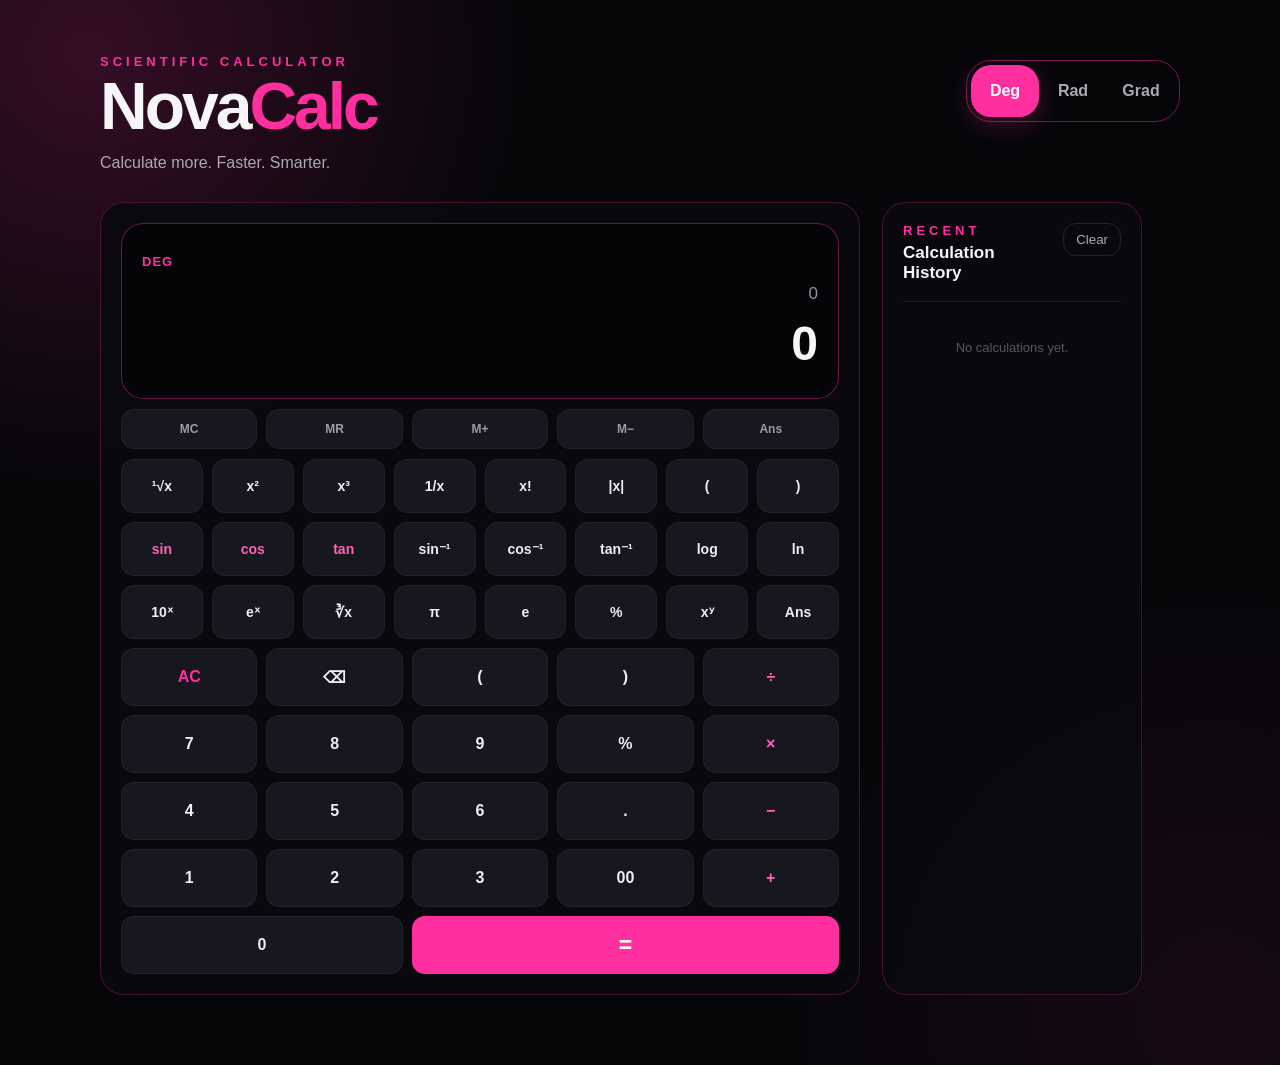
<file: WebDev-L2-Calculator/index.html>
<!DOCTYPE html>
<html lang="en">
<head>
  <meta charset="UTF-8">
  <meta name="viewport" content="width=device-width, initial-scale=1.0">
  <title>NovaCalc — Scientific Calculator</title>
  <link rel="stylesheet" href="style.css">
</head>
<body>

  <main class="app">
    <header class="header">
      <div class="brand">
        <div class="eyebrow">SCIENTIFIC CALCULATOR</div>
        <h1>Nova<span>Calc</span></h1>
        <p>Calculate more. Faster. Smarter.</p>
      </div>

      <div class="angle-switch">
        <button class="angle active" data-angle="DEG">Deg</button>
        <button class="angle" data-angle="RAD">Rad</button>
        <button class="angle" data-angle="GRAD">Grad</button>
      </div>
    </header>

    <section class="workspace">

      <div class="calculator-card">
        <div class="display">
          <div class="display-mode" id="displayMode">DEG</div>
          <div class="expression" id="expression">0</div>
          <div class="answer" id="answer">0</div>
        </div>

        <div class="memory-row">
          <button data-action="memory-clear">MC</button>
          <button data-action="memory-recall">MR</button>
          <button data-action="memory-add">M+</button>
          <button data-action="memory-subtract">M−</button>
          <button data-action="ans">Ans</button>
        </div>

        <div class="scientific-grid">
          <button data-action="function" data-value="sqrt(">¹√x</button>
          <button data-action="function" data-value="square">x²</button>
          <button data-action="function" data-value="cube">x³</button>
          <button data-action="function" data-value="inverse">1/x</button>
          <button data-action="function" data-value="factorial">x!</button>
          <button data-action="function" data-value="abs">|x|</button>
          <button data-action="input" data-value="(">(</button>
          <button data-action="input" data-value=")">)</button>

          <button class="pink-text" data-action="function" data-value="sin(">sin</button>
          <button class="pink-text" data-action="function" data-value="cos(">cos</button>
          <button class="pink-text" data-action="function" data-value="tan(">tan</button>
          <button data-action="function" data-value="asin(">sin⁻¹</button>
          <button data-action="function" data-value="acos(">cos⁻¹</button>
          <button data-action="function" data-value="atan(">tan⁻¹</button>
          <button data-action="function" data-value="log(">log</button>
          <button data-action="function" data-value="ln(">ln</button>

          <button data-action="function" data-value="10^">10ˣ</button>
          <button data-action="function" data-value="e^">eˣ</button>
          <button data-action="function" data-value="cbrt(">∛x</button>
          <button data-action="constant" data-value="pi">π</button>
          <button data-action="constant" data-value="e">e</button>
          <button data-action="input" data-value="%">%</button>
          <button data-action="input" data-value="^">xʸ</button>
          <button data-action="ans">Ans</button>
        </div>

        <div class="keypad">
          <button class="danger" data-action="clear">AC</button>
          <button data-action="backspace">⌫</button>
          <button data-action="input" data-value="(">(</button>
          <button data-action="input" data-value=")">)</button>
          <button class="operator" data-action="input" data-value="/">÷</button>

          <button data-action="input" data-value="7">7</button>
          <button data-action="input" data-value="8">8</button>
          <button data-action="input" data-value="9">9</button>
          <button data-action="input" data-value="%">%</button>
          <button class="operator" data-action="input" data-value="*">×</button>

          <button data-action="input" data-value="4">4</button>
          <button data-action="input" data-value="5">5</button>
          <button data-action="input" data-value="6">6</button>
          <button data-action="input" data-value=".">.</button>
          <button class="operator" data-action="input" data-value="-">−</button>

          <button data-action="input" data-value="1">1</button>
          <button data-action="input" data-value="2">2</button>
          <button data-action="input" data-value="3">3</button>
          <button data-action="input" data-value="00">00</button>
          <button class="operator" data-action="input" data-value="+">+</button>

          <button class="zero" data-action="input" data-value="0">0</button>
          <button class="equals" data-action="equals">=</button>
        </div>
      </div>

      <aside class="history-card">
        <div class="history-title">
          <div>
            <div class="eyebrow">RECENT</div>
            <h2>Calculation History</h2>
          </div>
          <button id="clearHistory">Clear</button>
        </div>
        <div id="historyList" class="history-list">
          <div class="empty-history">No calculations yet.</div>
        </div>
      </aside>

    </section>
  </main>

  <script src="script.js"></script>
</body>
</html>
</file>
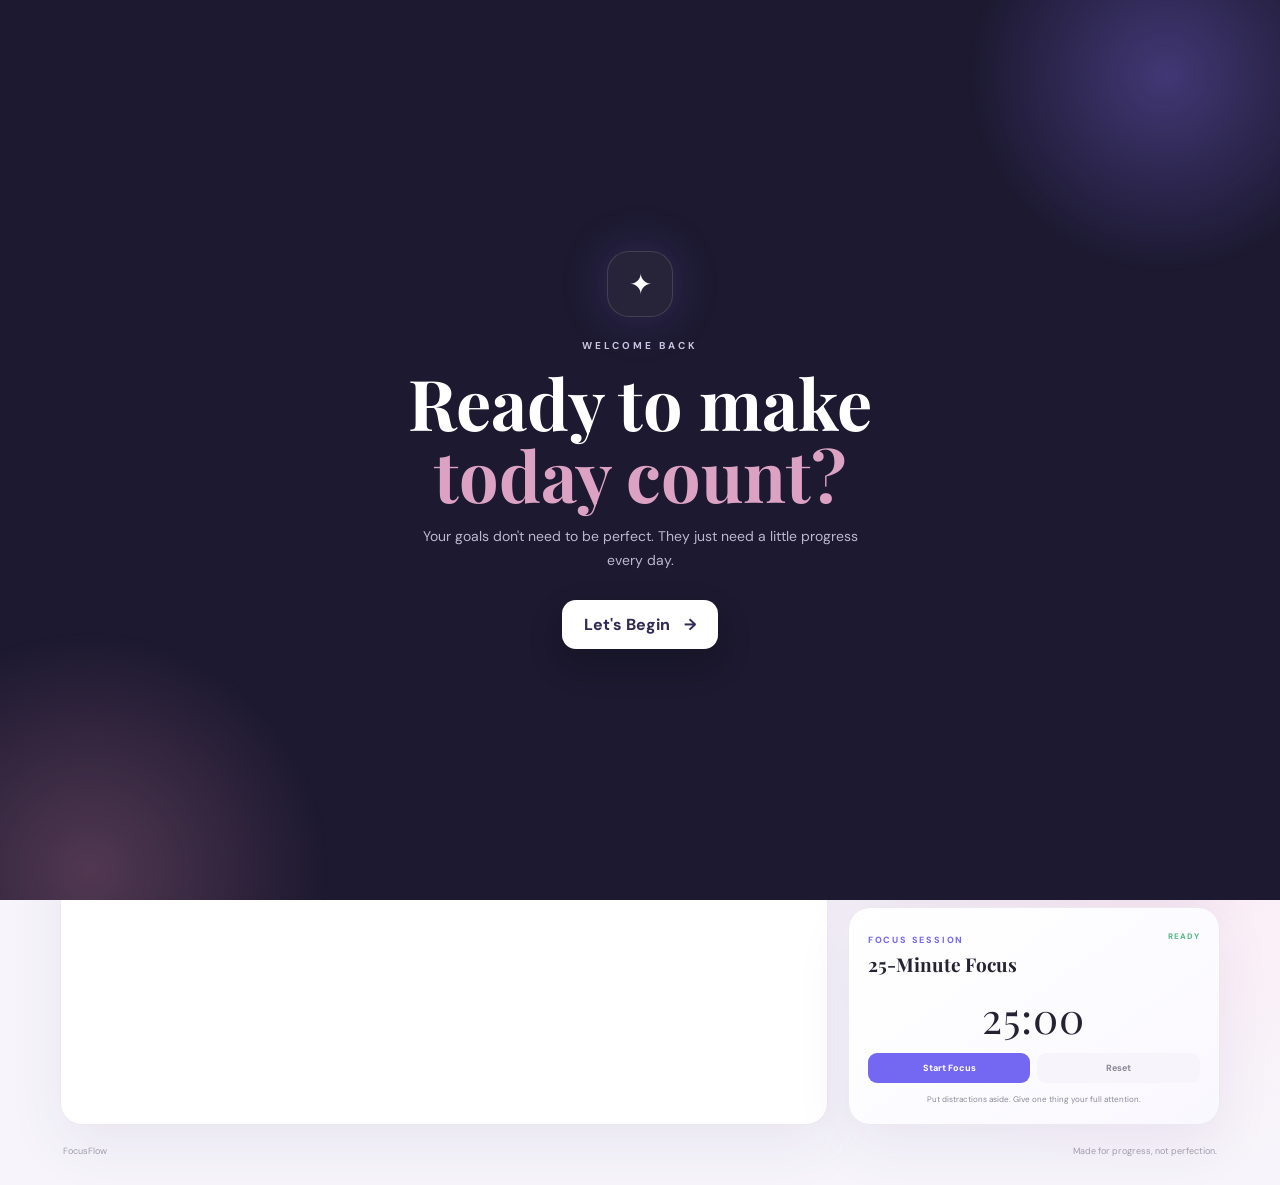
<file: WebDev-L2-ToDo-Web-App/index.html>
<!DOCTYPE html>
<html lang="en">
<head>
<meta charset="UTF-8">
<meta name="viewport" content="width=device-width, initial-scale=1.0">
<title>FocusFlow — Grow With Purpose</title>
<link rel="preconnect" href="https://fonts.googleapis.com">
<link rel="preconnect" href="https://fonts.gstatic.com" crossorigin>
<link href="https://fonts.googleapis.com/css2?family=DM+Sans:wght@400;500;600;700&family=Playfair+Display:wght@600;700&display=swap" rel="stylesheet">
<link rel="stylesheet" href="style.css">
</head>
<body>
<div id="welcome" class="welcome-screen">
  <div class="welcome-orb orb-one"></div><div class="welcome-orb orb-two"></div>
  <div class="welcome-card">
    <div class="welcome-symbol">✦</div>
    <p class="welcome-label">WELCOME BACK</p>
    <h1>Ready to make<br><span>today count?</span></h1>
    <p>Your goals don't need to be perfect. They just need a little progress every day.</p>
    <button id="enterBtn">Let's Begin <span>→</span></button>
  </div>
</div>

<main class="app">
  <header class="topbar">
    <div class="brand"><div class="brand-icon">✦</div><div><b>FocusFlow</b><small>grow with purpose</small></div></div>
    <div class="top-actions">
      <button id="quoteBtn" class="icon-btn" title="New quote">✧</button>
      <button id="themeBtn" class="icon-btn" title="Toggle theme">☾</button>
    </div>
  </header>

  <section class="hero-grid">
    <div class="hero-copy">
      <p class="eyebrow">YOUR DAILY SPACE</p>
      <h1>Small steps.<br><em>Big progress.</em></h1>
      <p id="dateText"></p>
      <div class="quote-card">
        <span class="quote-mark">“</span>
        <p id="quoteText"></p>
        <button id="nextQuote">New thought ↗</button>
      </div>
    </div>
    <div class="progress-card">
      <div class="progress-head"><div><span>DAILY PROGRESS</span><b id="progressPercent">0%</b></div><div class="progress-ring" id="progressRing"><strong id="progressNumber">0</strong><small>/ tasks</small></div></div>
      <div class="big-progress"><div id="progressFill"></div></div>
      <div class="progress-meta"><span id="doneMeta">0 completed</span><span id="pendingMeta">0 pending</span></div>
      <div class="streak"><span>🔥</span><div><b id="streakCount">0 day streak</b><small>Keep showing up — consistency wins.</small></div></div>
    </div>
  </section>

  <section class="dashboard-grid">
    <div class="main-column">
      <div class="section-title"><div><span class="eyebrow">GET THINGS DONE</span><h2>Today's Tasks</h2></div><span id="taskCount" class="count-chip">0 tasks</span></div>
      <form id="taskForm" class="add-task">
        <input id="taskInput" maxlength="100" placeholder="What would make today feel productive?" autocomplete="off">
        <select id="priorityInput" aria-label="Priority"><option value="high">High</option><option value="medium" selected>Medium</option><option value="low">Low</option></select>
        <button>Add Task <span>+</span></button>
      </form>
      <div class="task-tools">
        <div class="search"><span>⌕</span><input id="searchInput" placeholder="Search your tasks..."></div>
        <div class="filters"><button class="filter active" data-filter="all">All</button><button class="filter" data-filter="high">High</button><button class="filter" data-filter="medium">Medium</button><button class="filter" data-filter="low">Low</button><button class="filter" data-filter="done">Done</button></div>
      </div>
      <div id="taskList" class="task-list"></div>
    </div>

    <aside class="side-column">
      <section class="panel dream-panel">
        <div class="panel-title"><div><span class="eyebrow">VISION</span><h3>Dream Board ☁</h3></div><button id="addDream" class="mini-add">+</button></div>
        <p class="panel-note">Write the things you're working toward.</p>
        <div id="dreamList" class="dream-list"></div>
      </section>

      <section class="panel habit-panel">
        <div class="panel-title"><div><span class="eyebrow">DAILY RITUALS</span><h3>Habit Garden 🌱</h3></div><button id="addHabit" class="mini-add">+</button></div>
        <p class="panel-note">Tiny habits become a life you love.</p>
        <div id="habitList" class="habit-list"></div>
      </section>

      <section class="panel timer-panel">
        <div class="panel-title"><div><span class="eyebrow">FOCUS SESSION</span><h3>25-Minute Focus</h3></div><span class="timer-status" id="timerStatus">READY</span></div>
        <div class="timer"><span id="timerDisplay">25:00</span></div>
        <div class="timer-buttons"><button id="timerStart">Start Focus</button><button id="timerReset">Reset</button></div>
        <p class="timer-tip">Put distractions aside. Give one thing your full attention.</p>
      </section>
    </aside>
  </section>

  <footer><span>FocusFlow</span><span>Made for progress, not perfection.</span></footer>
</main>

<div id="modal" class="modal hidden"><div class="modal-box"><button id="modalClose" class="modal-close">×</button><p id="modalEyebrow" class="eyebrow"></p><h3 id="modalTitle"></h3><input id="modalInput" maxlength="80"><div class="modal-actions"><button id="modalCancel" class="secondary">Cancel</button><button id="modalSave" class="primary">Save</button></div></div></div>
<div id="toast" class="toast"></div>
<div id="confetti" class="confetti"></div>
<script src="script.js"></script>
</body>
</html>
</file>
<file: WebDev-L2-Calculator/style.css>
* {
  box-sizing: border-box;
  margin: 0;
  padding: 0;
}

:root {
  --pink: #ff2fa0;
  --pink-soft: #ff63b8;
  --bg: #060609;
  --panel: #0b0b10;
  --button: #17171f;
  --button-hover: #20202a;
  --border: rgba(255, 47, 160, 0.24);
  --text: #f6f6f8;
  --muted: #8c8c99;
}

body {
  min-height: 100vh;
  background:
    radial-gradient(circle at 7% 5%, rgba(255, 47, 160, .19), transparent 28%),
    radial-gradient(circle at 95% 95%, rgba(255, 47, 160, .07), transparent 28%),
    var(--bg);
  color: var(--text);
  font-family: Inter, Arial, Helvetica, sans-serif;
}

.app {
  width: min(1080px, 92vw);
  margin: 0 auto;
  padding: 54px 0 70px;
}

.header {
  display: flex;
  justify-content: space-between;
  align-items: flex-start;
  gap: 30px;
  margin-bottom: 30px;
}

.eyebrow {
  color: var(--pink);
  font-size: 13px;
  font-weight: 900;
  letter-spacing: 4px;
}

.brand h1 {
  margin-top: 4px;
  font-size: clamp(48px, 6vw, 66px);
  line-height: 1;
  letter-spacing: -3px;
}

.brand h1 span {
  color: var(--pink);
}

.brand p {
  margin-top: 15px;
  color: #aaaab3;
  font-size: 16px;
}

.angle-switch {
  display: flex;
  align-items: center;
  padding: 4px;
  border: 1px solid rgba(255, 47, 160, .45);
  border-radius: 25px;
  margin-top: 6px;
}

.angle {
  min-width: 68px;
  height: 52px;
  border: 0;
  border-radius: 20px;
  background: transparent;
  color: #aaaab3;
  font-size: 16px;
  font-weight: 800;
  cursor: pointer;
}

.angle.active {
  background: var(--pink);
  color: white;
  box-shadow: 0 7px 25px rgba(255, 47, 160, .25);
}

.workspace {
  display: grid;
  grid-template-columns: minmax(0, 760px) 260px;
  gap: 22px;
  align-items: stretch;
}

.calculator-card,
.history-card {
  background: rgba(10, 10, 15, .92);
  border: 1px solid var(--border);
  border-radius: 24px;
}

.calculator-card {
  padding: 20px;
}

.display {
  height: 176px;
  padding: 30px 20px 20px;
  border: 1px solid rgba(255, 47, 160, .4);
  border-radius: 22px;
  background: #050507;
  overflow: hidden;
}

.display-mode {
  color: var(--pink);
  font-size: 13px;
  font-weight: 900;
  letter-spacing: 1px;
}

.expression {
  height: 34px;
  margin-top: 15px;
  color: #92929c;
  font-size: 17px;
  text-align: right;
  overflow-x: auto;
  white-space: nowrap;
}

.answer {
  margin-top: 2px;
  font-size: 48px;
  font-weight: 800;
  text-align: right;
  line-height: 1;
  overflow-x: auto;
  white-space: nowrap;
}

.memory-row {
  display: grid;
  grid-template-columns: repeat(5, 1fr);
  gap: 9px;
  margin: 10px 0;
}

.memory-row button,
.scientific-grid button,
.keypad button {
  border: 1px solid rgba(255,255,255,.045);
  border-radius: 13px;
  background: var(--button);
  color: #eeeeF2;
  font-weight: 750;
  cursor: pointer;
  transition: .12s ease;
}

.memory-row button {
  height: 40px;
  color: #9c9ca8;
  font-size: 12px;
}

.scientific-grid {
  display: grid;
  grid-template-columns: repeat(8, 1fr);
  gap: 9px;
}

.scientific-grid button {
  height: 54px;
  font-size: 14px;
}

.scientific-grid button:hover,
.keypad button:hover,
.memory-row button:hover {
  background: var(--button-hover);
  transform: translateY(-1px);
}

.pink-text {
  color: var(--pink-soft) !important;
}

.keypad {
  display: grid;
  grid-template-columns: repeat(5, 1fr);
  gap: 9px;
  margin-top: 9px;
}

.keypad button {
  height: 58px;
  font-size: 16px;
}

.keypad .danger {
  color: var(--pink);
}

.operator {
  color: var(--pink-soft) !important;
}

.zero {
  grid-column: span 2;
}

.equals {
  grid-column: span 3;
  background: var(--pink) !important;
  color: white !important;
  font-size: 23px !important;
  border-color: transparent !important;
}

button:active {
  transform: scale(.96) !important;
}

.history-card {
  padding: 20px;
  min-height: 600px;
}

.history-title {
  display: flex;
  align-items: flex-start;
  justify-content: space-between;
  gap: 10px;
  padding-bottom: 18px;
  border-bottom: 1px solid rgba(255,255,255,.09);
}

.history-title h2 {
  margin-top: 5px;
  font-size: 17px;
}

#clearHistory {
  border: 1px solid rgba(255,255,255,.1);
  border-radius: 13px;
  background: transparent;
  color: #aaaab3;
  padding: 8px 12px;
  cursor: pointer;
}

.history-list {
  max-height: 520px;
  overflow-y: auto;
}

.empty-history {
  padding: 38px 4px;
  color: #555560;
  text-align: center;
  font-size: 13px;
}

.history-item {
  padding: 14px 3px;
  border-bottom: 1px solid rgba(255,255,255,.06);
  cursor: pointer;
}

.history-expression {
  color: #8d8d98;
  font-size: 12px;
  word-break: break-all;
}

.history-answer {
  margin-top: 5px;
  color: var(--pink-soft);
  font-size: 18px;
  font-weight: 800;
  word-break: break-all;
}

@media (max-width: 900px) {
  .workspace {
    grid-template-columns: 1fr;
  }

  .history-card {
    min-height: 250px;
  }

  .header {
    align-items: center;
  }
}

@media (max-width: 650px) {
  .app {
    width: 96vw;
    padding-top: 25px;
  }

  .header {
    flex-direction: column;
  }

  .angle-switch {
    align-self: stretch;
    justify-content: center;
  }

  .angle {
    flex: 1;
  }

  .scientific-grid {
    grid-template-columns: repeat(4, 1fr);
  }

  .calculator-card {
    padding: 12px;
  }

  .display {
    height: 150px;
  }
}
</file>
<file: WebDev-L2-ToDo-Web-App/style.css>
*{box-sizing:border-box;margin:0;padding:0}
:root{--bg:#f7f5fb;--card:#fff;--text:#242333;--muted:#8c899a;--line:#ece9f2;--purple:#7468f2;--purple2:#9a6de5;--pink:#e997c0;--green:#55b981;--yellow:#e7ad4b;--red:#e06b79;--shadow:0 20px 55px rgba(67,52,110,.08)}
body{font-family:"DM Sans",sans-serif;color:var(--text);background:radial-gradient(circle at 8% 8%,#eee9ff 0,transparent 27%),radial-gradient(circle at 90% 70%,#fdebf5 0,transparent 25%),var(--bg);min-height:100vh;transition:.3s}
body.dark{--bg:#171622;--card:#211f2d;--text:#f4f2fa;--muted:#aaa5b8;--line:#363344;--shadow:0 20px 55px rgba(0,0,0,.25);background:radial-gradient(circle at 10% 10%,#29243e,transparent 30%),radial-gradient(circle at 90% 70%,#302331,transparent 27%),var(--bg)}
button,input,select{font:inherit}button{cursor:pointer}
.welcome-screen{position:fixed;inset:0;z-index:50;display:grid;place-items:center;overflow:hidden;background:#1c1930;color:#fff;transition:opacity .7s,visibility .7s}
.welcome-screen.hide{opacity:0;visibility:hidden;pointer-events:none}
.welcome-orb{position:absolute;border-radius:50%;filter:blur(1px);animation:float 7s ease-in-out infinite}
.orb-one{width:430px;height:430px;right:-100px;top:-140px;background:radial-gradient(circle,#8e76ff55,transparent 65%)}
.orb-two{width:520px;height:520px;left:-170px;bottom:-230px;background:radial-gradient(circle,#e88fb044,transparent 65%);animation-delay:-3s}
.welcome-card{width:min(590px,calc(100% - 34px));text-align:center;position:relative;z-index:2;animation:welcomeUp .9s ease}
.welcome-symbol{width:66px;height:66px;margin:0 auto 22px;border:1px solid #ffffff22;border-radius:22px;display:grid;place-items:center;font-size:28px;background:#ffffff0d;box-shadow:0 0 50px #907cff33}
.welcome-label{font-size:10px;letter-spacing:3px;color:#c9c3df;font-weight:700}
.welcome-card h1{font-family:"Playfair Display",serif;font-size:clamp(43px,7vw,70px);line-height:1.02;margin:15px 0}.welcome-card h1 span{color:#dca2c4}
.welcome-card>p:not(.welcome-label){color:#bdb7d0;max-width:460px;margin:0 auto 27px;line-height:1.7;font-size:14px}
#enterBtn{border:0;border-radius:14px;padding:14px 22px;background:#fff;color:#332b55;font-weight:800;box-shadow:0 15px 35px #0003}#enterBtn span{margin-left:10px}
.app{width:min(1160px,calc(100% - 34px));margin:auto;padding:25px 0 28px}
.topbar{display:flex;align-items:center;justify-content:space-between;margin-bottom:34px}
.brand{display:flex;gap:10px;align-items:center}.brand-icon{width:38px;height:38px;border-radius:12px;display:grid;place-items:center;color:#fff;background:linear-gradient(135deg,var(--purple),var(--pink));box-shadow:0 9px 22px #7468f238}.brand b{display:block;font-size:16px}.brand small{color:var(--muted);font-size:9px;letter-spacing:1px;text-transform:uppercase}.top-actions{display:flex;gap:8px}.icon-btn{width:37px;height:37px;border:1px solid var(--line);border-radius:12px;background:var(--card);color:var(--muted)}
.hero-grid{display:grid;grid-template-columns:1.35fr .85fr;gap:20px;margin-bottom:24px}.hero-copy{padding:16px 4px}.eyebrow{font-size:9px;letter-spacing:1.8px;font-weight:800;color:var(--purple)}.hero-copy h1{font-family:"Playfair Display",serif;font-size:clamp(42px,5.4vw,66px);line-height:.98;letter-spacing:-1.5px;margin:10px 0 12px}.hero-copy h1 em{color:var(--purple);font-style:normal}.hero-copy>p:not(.eyebrow){font-size:12px;color:var(--muted)}
.quote-card{margin-top:26px;max-width:610px;padding:20px 22px;border:1px solid var(--line);background:#ffffff99;border-radius:20px;position:relative;box-shadow:var(--shadow)}body.dark .quote-card{background:#ffffff05}.quote-mark{position:absolute;top:8px;left:17px;font-family:Georgia;font-size:42px;color:#d8d2fb}.quote-card p{padding:5px 20px 5px 24px;font-family:"Playfair Display",serif;font-size:16px;line-height:1.5}.quote-card button{border:0;background:transparent;color:var(--purple);font-size:10px;font-weight:800;margin:8px 0 0 24px}
.progress-card{padding:23px;border-radius:24px;background:linear-gradient(145deg,#766bf5,#9173df);color:#fff;box-shadow:0 22px 45px #7468f235;position:relative;overflow:hidden}.progress-card:after{content:"";position:absolute;width:180px;height:180px;border-radius:50%;right:-70px;bottom:-80px;border:1px solid #ffffff1f;box-shadow:0 0 0 28px #ffffff09,0 0 0 56px #ffffff05}.progress-head{display:flex;align-items:center;justify-content:space-between}.progress-head>div:first-child span{display:block;font-size:9px;letter-spacing:1.6px;color:#ddd8ff;font-weight:800}.progress-head b{font-size:26px}.progress-ring{width:78px;height:78px;border:1px solid #ffffff40;border-radius:50%;display:flex;flex-direction:column;align-items:center;justify-content:center;background:#ffffff0d}.progress-ring strong{font-size:23px}.progress-ring small{font-size:8px;color:#ddd8ff}.big-progress{height:9px;background:#ffffff28;border-radius:99px;margin:25px 0 9px;overflow:hidden}.big-progress div{height:100%;width:0;background:#fff;border-radius:99px;transition:.5s}.progress-meta{display:flex;justify-content:space-between;font-size:10px;color:#e7e3ff}.streak{display:flex;gap:10px;align-items:center;border-top:1px solid #ffffff25;margin-top:20px;padding-top:17px}.streak>span{font-size:23px}.streak b{display:block;font-size:12px}.streak small{display:block;color:#d9d4fa;font-size:9px;margin-top:3px}
.dashboard-grid{display:grid;grid-template-columns:1.65fr .8fr;gap:20px}.main-column,.panel{background:var(--card);border:1px solid var(--line);border-radius:22px;box-shadow:var(--shadow)}.main-column{padding:24px}.section-title,.panel-title{display:flex;justify-content:space-between;align-items:flex-start}.section-title h2{font-family:"Playfair Display",serif;font-size:27px;margin-top:4px}.count-chip{background:#f1efff;color:var(--purple);padding:7px 10px;border-radius:99px;font-size:9px;font-weight:800}body.dark .count-chip{background:#302b48}
.add-task{display:grid;grid-template-columns:1fr 112px auto;gap:8px;margin-top:18px}.add-task input,.add-task select{border:1px solid var(--line);outline:none;border-radius:12px;background:var(--bg);color:var(--text);padding:12px 13px;font-size:12px}.add-task input:focus{border-color:var(--purple);box-shadow:0 0 0 3px #7468f218}.add-task button{border:0;border-radius:12px;padding:0 16px;color:#fff;background:var(--purple);font-weight:800;font-size:11px}.add-task button span{font-size:17px;margin-left:5px}
.task-tools{display:flex;justify-content:space-between;gap:10px;align-items:center;margin:14px 0}.search{display:flex;align-items:center;gap:5px;border:1px solid var(--line);border-radius:10px;padding:0 9px;flex:0 1 190px}.search span{color:var(--muted);font-size:18px}.search input{border:0;outline:0;background:transparent;color:var(--text);width:100%;padding:8px 2px;font-size:10px}.filters{display:flex;gap:4px;flex-wrap:wrap;justify-content:flex-end}.filter{border:1px solid var(--line);border-radius:8px;background:transparent;color:var(--muted);padding:6px 8px;font-size:9px;font-weight:700}.filter.active{background:#f0eeff;color:var(--purple);border-color:#ddd8ff}body.dark .filter.active{background:#302b48}
.task-list{min-height:160px}.task-card{display:grid;grid-template-columns:24px 1fr auto;gap:10px;align-items:center;padding:14px 3px;border-bottom:1px solid var(--line);animation:appear .25s ease}.task-card:last-child{border-bottom:0}.check{width:22px;height:22px;border:2px solid #d3d0dd;border-radius:7px;background:transparent;color:#fff}.check.done{background:var(--green);border-color:var(--green)}.task-info{min-width:0}.task-name{font-size:12px;font-weight:700;word-break:break-word}.task-card.done .task-name{text-decoration:line-through;color:var(--muted)}.task-time{font-size:9px;color:var(--muted);margin-top:3px}.priority{display:inline-block;margin-left:7px;padding:3px 6px;border-radius:5px;font-size:7px;text-transform:uppercase;letter-spacing:.6px}.priority.high{color:#d95b69;background:#fff0f2}.priority.medium{color:#b17c1f;background:#fff7e5}.priority.low{color:#3f9b70;background:#ecfaf3}.task-actions{display:flex;gap:5px}.task-actions button{border:1px solid var(--line);border-radius:7px;background:transparent;color:var(--muted);padding:5px 7px;font-size:8px}.task-actions .delete:hover{color:var(--red)}.empty{padding:48px 10px;text-align:center;color:var(--muted);font-size:10px}.empty b{display:block;color:var(--text);font-size:12px;margin-bottom:4px}
.side-column{display:flex;flex-direction:column;gap:20px}.panel{padding:19px}.panel-title h3{font-family:"Playfair Display",serif;font-size:19px;margin-top:3px}.mini-add{border:1px solid var(--line);width:27px;height:27px;border-radius:9px;background:transparent;color:var(--purple);font-size:17px}.panel-note{font-size:9px;color:var(--muted);margin:7px 0 12px}.dream-list,.habit-list{display:flex;flex-direction:column;gap:7px}.dream-item,.habit-item{display:flex;align-items:center;gap:8px;padding:9px;border:1px solid var(--line);border-radius:11px;background:var(--bg)}.dream-dot{width:7px;height:7px;border-radius:50%;background:linear-gradient(135deg,var(--purple),var(--pink));flex:none}.dream-item span,.habit-item span{font-size:10px;flex:1}.item-actions{display:flex;gap:2px}.item-actions button{border:0;background:transparent;color:var(--muted);font-size:10px}.habit-item.done{background:#eefaf4;border-color:#d9f0e4}.habit-item.done span{text-decoration:line-through;color:#6ea489}.habit-check{width:19px;height:19px;border:1px solid #d4d1df;border-radius:6px;background:transparent;color:white;font-size:9px}.habit-item.done .habit-check{background:var(--green);border-color:var(--green)}
.timer-panel{background:linear-gradient(145deg,#fff,#faf8ff)}body.dark .timer-panel{background:linear-gradient(145deg,#242131,#211f2d)}.timer-status{font-size:8px;letter-spacing:1px;color:var(--green);font-weight:800;padding-top:4px}.timer{text-align:center;margin:12px 0 8px}.timer span{font-family:"Playfair Display",serif;font-size:42px;letter-spacing:1px}.timer-buttons{display:flex;gap:7px}.timer-buttons button{flex:1;border:0;border-radius:9px;padding:9px;font-size:9px;font-weight:800}.timer-buttons button:first-child{color:#fff;background:var(--purple)}.timer-buttons button:last-child{color:var(--muted);background:var(--bg)}.timer-tip{text-align:center;color:var(--muted);font-size:8px;margin-top:10px;line-height:1.5}
footer{display:flex;justify-content:space-between;padding:20px 3px 0;color:#a09cab;font-size:9px}
.modal{position:fixed;inset:0;z-index:40;background:#15132688;backdrop-filter:blur(7px);display:grid;place-items:center}.modal.hidden{display:none}.modal-box{width:min(390px,calc(100% - 30px));background:var(--card);border:1px solid var(--line);border-radius:20px;padding:23px;position:relative;box-shadow:0 30px 70px #0003}.modal-close{position:absolute;right:13px;top:10px;border:0;background:transparent;color:var(--muted);font-size:22px}.modal-box h3{font-family:"Playfair Display",serif;font-size:25px;margin:5px 0 15px}.modal-box input{width:100%;padding:11px;border:1px solid var(--line);border-radius:10px;outline:none;background:var(--bg);color:var(--text)}.modal-actions{display:flex;justify-content:flex-end;gap:7px;margin-top:12px}.modal-actions button{border:0;border-radius:9px;padding:8px 12px;font-size:10px;font-weight:800}.secondary{background:var(--bg);color:var(--muted)}.primary{background:var(--purple);color:#fff}
.toast{position:fixed;bottom:22px;left:50%;transform:translate(-50%,20px);opacity:0;pointer-events:none;background:#242033;color:#fff;border-radius:12px;padding:10px 15px;font-size:10px;z-index:60;transition:.3s}.toast.show{opacity:1;transform:translate(-50%,0)}
.confetti{position:fixed;inset:0;pointer-events:none;z-index:70;overflow:hidden}.piece{position:absolute;top:-20px;width:7px;height:12px;animation:fall 1.3s ease-in forwards}
@keyframes welcomeUp{from{opacity:0;transform:translateY(25px)}to{opacity:1;transform:none}}@keyframes float{50%{transform:translateY(-20px) scale(1.05)}}@keyframes appear{from{opacity:0;transform:translateY(5px)}to{opacity:1;transform:none}}@keyframes fall{to{transform:translateY(105vh) rotate(700deg);opacity:0}}
@media(max-width:900px){.hero-grid,.dashboard-grid{grid-template-columns:1fr}.progress-card{min-height:230px}.side-column{display:grid;grid-template-columns:1fr 1fr}.timer-panel{grid-column:span 2}}
@media(max-width:650px){.app{width:min(100% - 20px,1160px);padding-top:18px}.topbar{margin-bottom:20px}.hero-copy h1{font-size:45px}.dashboard-grid{gap:14px}.main-column{padding:17px}.add-task{grid-template-columns:1fr 105px}.add-task button{grid-column:span 2;min-height:42px}.task-tools{align-items:flex-start;flex-direction:column}.search{flex-basis:auto;width:100%}.filters{justify-content:flex-start}.side-column{display:flex}.timer-panel{grid-column:auto}footer{flex-direction:column;gap:5px}}
</file>
